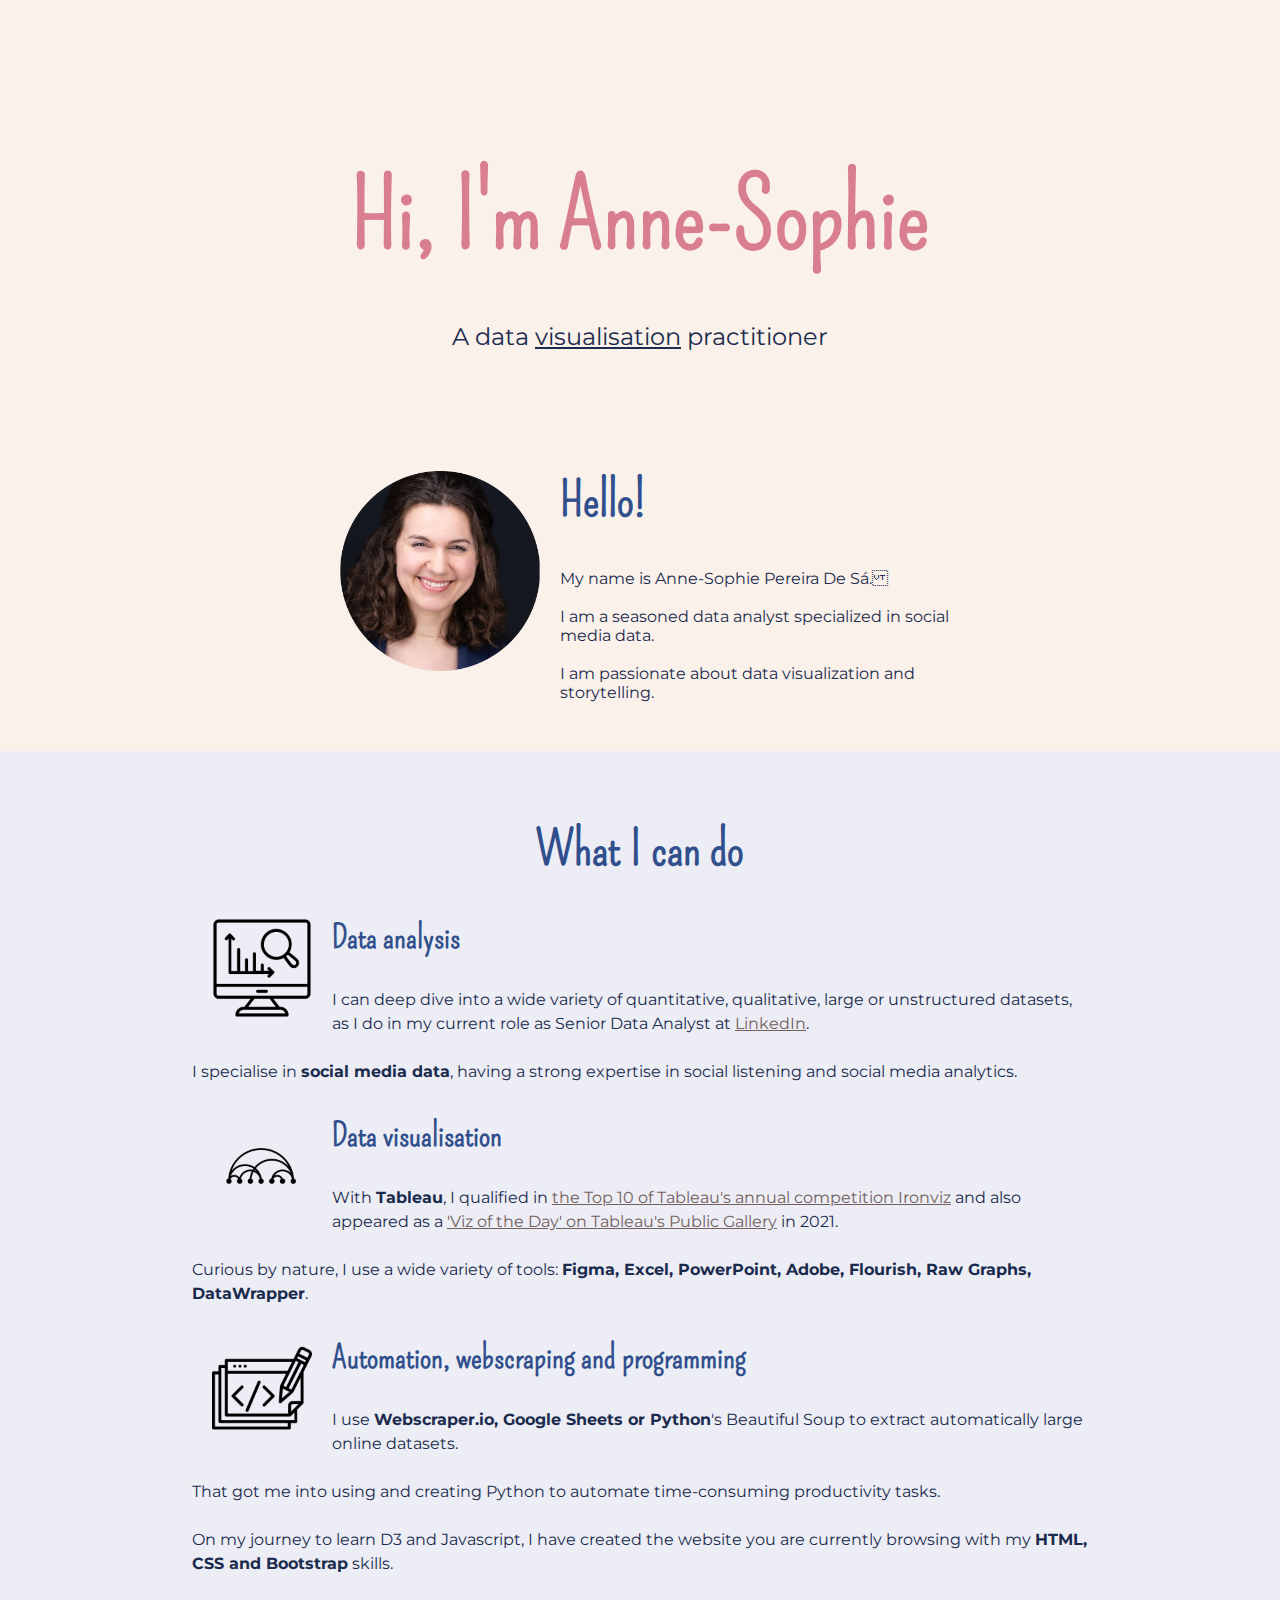
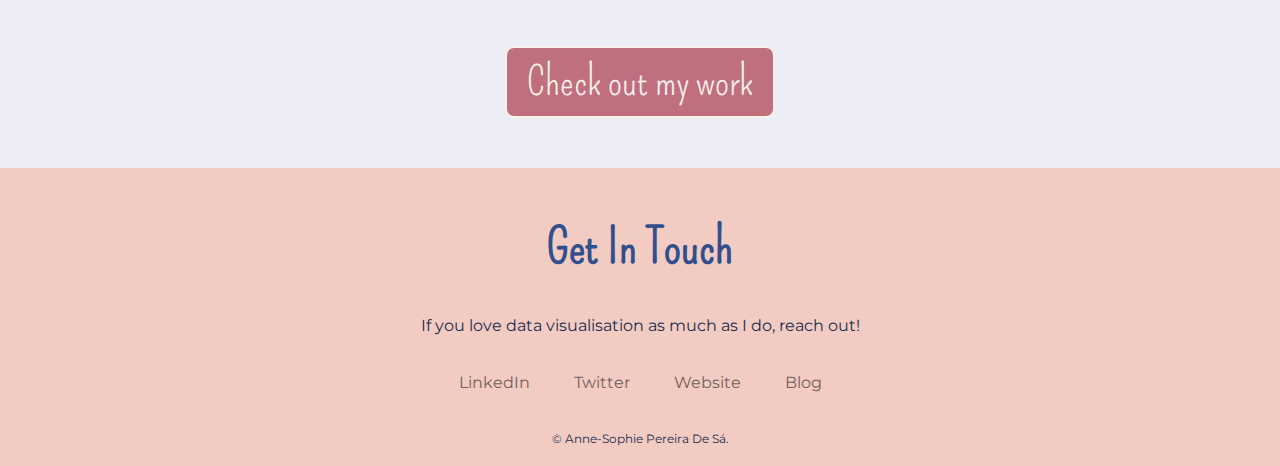
<file: index.html>
<!DOCTYPE html>
<html lang="en">

<head>
  <meta charset="UTF-8">
  <title>Anne-Sophie's website</title>
  <meta name="description" content="Welcome to Anne-Sophie Pereira De Sá's website.
  This website is for me to share my data visualisation work built with different tools (Tableau, Figma, D3, Adobe, Flourish, RawGraph etc.) and techniques (sonification, hand drawn etc.) ">
  <meta name="keywords" content="HTML">
  <!--for mobile responsiveness-->
  <!-- <meta name="viewport" content="width=device-width, initial-scale=1.0"> -->
  <!--for  Internet Explorer 8 responsiveness-->
  <meta http-equiv="X-UA-Compatible" content="ie=edge">
  <link rel="stylesheet" href="css/styles.css">
  <link rel="icon" href="./favicon_io/favicon.ico">
  <!--for  the pompiere and montserrat fonts-->
  <link rel="preconnect" href="https://fonts.googleapis.com">
  <link rel="preconnect" href="https://fonts.gstatic.com" crossorigin>
  <link href="https://fonts.googleapis.com/css2?family=Pompiere&display=swap" rel="stylesheet">

  <link rel="preconnect" href="https://fonts.googleapis.com">
  <link rel="preconnect" href="https://fonts.gstatic.com" crossorigin>
  <link rel="preconnect" href="https://fonts.googleapis.com">
  <link rel="preconnect" href="https://fonts.gstatic.com" crossorigin>
  <link href="https://fonts.googleapis.com/css2?family=Montserrat:ital,wght@0,100;0,200;0,300;0,400;0,500;0,600;0,700;0,800;0,900;1,100;1,200;1,300;1,400;1,500;1,600;1,700;1,800;1,900&display=swap" rel="stylesheet">
</head>

<body>
  <div class='headline_container'>
    <!-- <img class='cloud1' src="images/cloud.png" alt="cloud-img">-->
    <h1>Hi, I'm Anne-Sophie</h1>
    <p class="headline_sub"> A data <span class='headline_visualisation'>visualisation</span> practitioner</p>
    <!--  <img class='cloud2' src="images/cloud.png" alt="cloud-img">-->
    <!-- <img class='mountain' src="images/mountain.png" alt="mountain-img">-->
  </div>

  <div class="intro-container">
    <img class="intro-photo" src="images/annesopic.png" alt="" width=500 alt="photo of Anne-Sophie Pereira De Sá smiling, white woman with dark curly hair">
    <h2>Hello!</h2>
    <p class="intro-text">My name is Anne-Sophie Pereira De Sá.
      <br><br>
      I am a seasoned data analyst specialized in social media data.
      <br><br>
      I am passionate about data visualization and storytelling.
      <br><br>
      <!-- This is my website is for me to share <a href="apereira_portfolio.html">my portfolio</a>.-->
    </p>
  </div>





  <div class="skill-container">

    <h2>What I can do</h2>

    <div class="skill-row">
      <img class="skill-icon" src="images/icon_data-analysis.png" alt="data analysis skills icon">
      <div class="skill-description">
        <h3>Data analysis</h3>
        <p>I can deep dive into a wide variety of quantitative, qualitative, large or unstructured datasets, as I do in my current role as Senior Data Analyst at <a
            href="https://www.linkedin.com/business/marketing/blog/research-and-insights/be-part-of-the-sustainability-conversation-on-linkedin-and-not-just-on-earth-day" target="_blank">LinkedIn</a>.
          <br><br>
          I specialise in <b>social media data</b>, having a strong expertise in social listening and social media analytics.
        </p>
      </div>
    </div>


    <div class="skill-row">
      <img class="skill-icon" src="images/icon_arc-diagram.png" alt="data visualisation">
      <div class="skill-description">
        <h3>Data visualisation</h3>
        <p> With <b>Tableau</b>, I qualified in <a href="https://www.tableau.com/about/blog/2021/8/data-joy-iron-viz-qualifier-contest-results-2021" target="_blank">the Top 10 of Tableau's annual competition Ironviz</a> and also appeared as a <a
            href="h  https://twitter.com/tableaupublic/status/1398392408493236245" target="_blank">'Viz of the Day' on Tableau's
            Public Gallery</a> in 2021.
          <br><br>
          Curious by nature, I use a wide variety of tools: <b>Figma, Excel, PowerPoint, Adobe, Flourish, Raw Graphs, DataWrapper</b>.
        </p>
      </div>
    </div>

    <div class="skill-row">
      <img class="skill-icon" src="images/icon_programming.png" alt="programming skills icon">
      <div class="skill-description">
        <h3>Automation, webscraping and programming</h3>
        <p>I use <b>Webscraper.io, Google Sheets or Python</b>'s Beautiful Soup to extract automatically large online
          datasets.
          <br><br>
          That got me into using and creating Python to automate time-consuming productivity tasks.
          <br><br>
          On my journey to learn D3 and Javascript, I have created the website you are currently browsing with my <b>HTML, CSS and Bootstrap</b> skills.
        </p>
      </div>
    </div>

  </div>


  <div class="mywork_container">
  <a a href="apereira_portfolio.html"><button class="btn">Check out my work</button></a>
  </div>




  <div class="bottom-container">

    <div class="contact-me">
      <h2>Get In Touch</h2>
      <p>If you love data visualisation as much as I do, reach out!</p>
      <br><br>
      <a class="bottom-footer-link" href="https://www.linkedin.com/in/annesophiepereira/" target="_blank">LinkedIn</a>
      <a class="bottom-footer-link" href="https://twitter.com/Wonderveilleuze" target="_blank">Twitter</a>
      <a class="bottom-footer-link" href="https://dameanneso.github.io/cv/" target="_blank">Website</a>
      <a class="bottom-footer-link" href="https://theonlinedots.com/" target="_blank">Blog</a>
    </div>

    <br>
    <p class="bottom_signature">© Anne-Sophie Pereira De Sá.</p>
  </div>


</body>

</html>
</file>
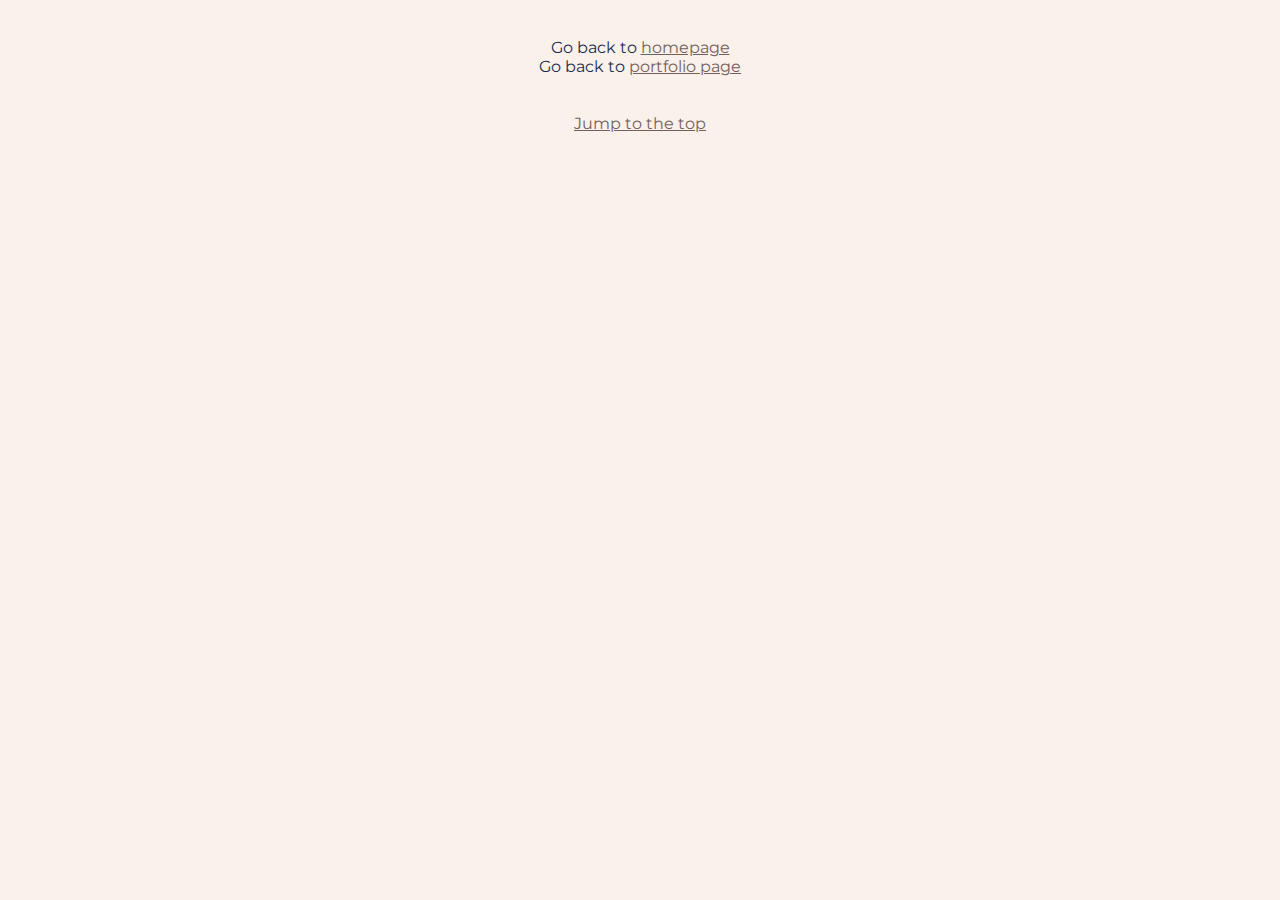
<file: apereira_portfolio_1.html>
<!DOCTYPE html>
<html lang="en">

<head>
  <meta charset="UTF-8">
  <title>Anne-Sophie Pereira De Sá's portfolio'</title>
  <link rel="stylesheet" href="css/styles.css">
  <link rel="icon" href="./favicon_io/favicon.ico">
  <!--dont know what those 2 below mean-->
  <meta name="viewport" content="width=device-width, initial-scale=1.0">
  <meta http-equiv="X-UA-Compatible" content="ie=edge">

  <!--for  the pompiere and montserrat fonts-->
  <link rel="preconnect" href="https://fonts.googleapis.com">
  <link rel="preconnect" href="https://fonts.gstatic.com" crossorigin>
  <link href="https://fonts.googleapis.com/css2?family=Pompiere&display=swap" rel="stylesheet">

  <link rel="preconnect" href="https://fonts.googleapis.com">
  <link rel="preconnect" href="https://fonts.gstatic.com" crossorigin>
  <link href="https://fonts.googleapis.com/css2?family=Montserrat&display=swap" rel="stylesheet">
</head>

<body>

<div class='tableauPlaceholder' id='viz1658935540651' style='position: relative'><noscript><a href='https:&#47;&#47;theonlinedots.com&#47;2021&#47;07&#47;02&#47;6-reasons-to-rewatch-buffy-how-i-created-my-dataviz&#47;'><img alt='BUFFY ' src='https:&#47;&#47;public.tableau.com&#47;static&#47;images&#47;Si&#47;Six_reasons_to_watch_Buffy&#47;BUFFY&#47;1_rss.png' style='border: none' /></a></noscript><object class='tableauViz'  style='display:none;'><param name='host_url' value='https%3A%2F%2Fpublic.tableau.com%2F' /> <param name='embed_code_version' value='3' /> <param name='site_root' value='' /><param name='name' value='Six_reasons_to_watch_Buffy&#47;BUFFY' /><param name='tabs' value='no' /><param name='toolbar' value='yes' /><param name='static_image' value='https:&#47;&#47;public.tableau.com&#47;static&#47;images&#47;Si&#47;Six_reasons_to_watch_Buffy&#47;BUFFY&#47;1.png' /> <param name='animate_transition' value='yes' /><param name='display_static_image' value='yes' /><param name='display_spinner' value='yes' /><param name='display_overlay' value='yes' /><param name='display_count' value='yes' /><param name='language' value='en-GB' /></object></div>                <script type='text/javascript'>                    var divElement = document.getElementById('viz1658935540651');                    var vizElement = divElement.getElementsByTagName('object')[0];                    if ( divElement.offsetWidth > 800 ) { vizElement.style.width='1020px';vizElement.style.height='5327px';} else if ( divElement.offsetWidth > 500 ) { vizElement.style.width='1020px';vizElement.style.height='5327px';} else { vizElement.style.width='1020px';vizElement.style.height='5327px';}                     var scriptElement = document.createElement('script');                    scriptElement.src = 'https://public.tableau.com/javascripts/api/viz_v1.js';                    vizElement.parentNode.insertBefore(scriptElement, vizElement);                </script>

  <br>
  <br>
  <p> Go back to <a href="index.html">homepage</a>
  <p> Go back to <a href="apereira_portfolio.html">portfolio page</a>
  </p>
  <br>
  <br>
  <a href="#top">Jump to the top</a>



</body>

</html>
</file>
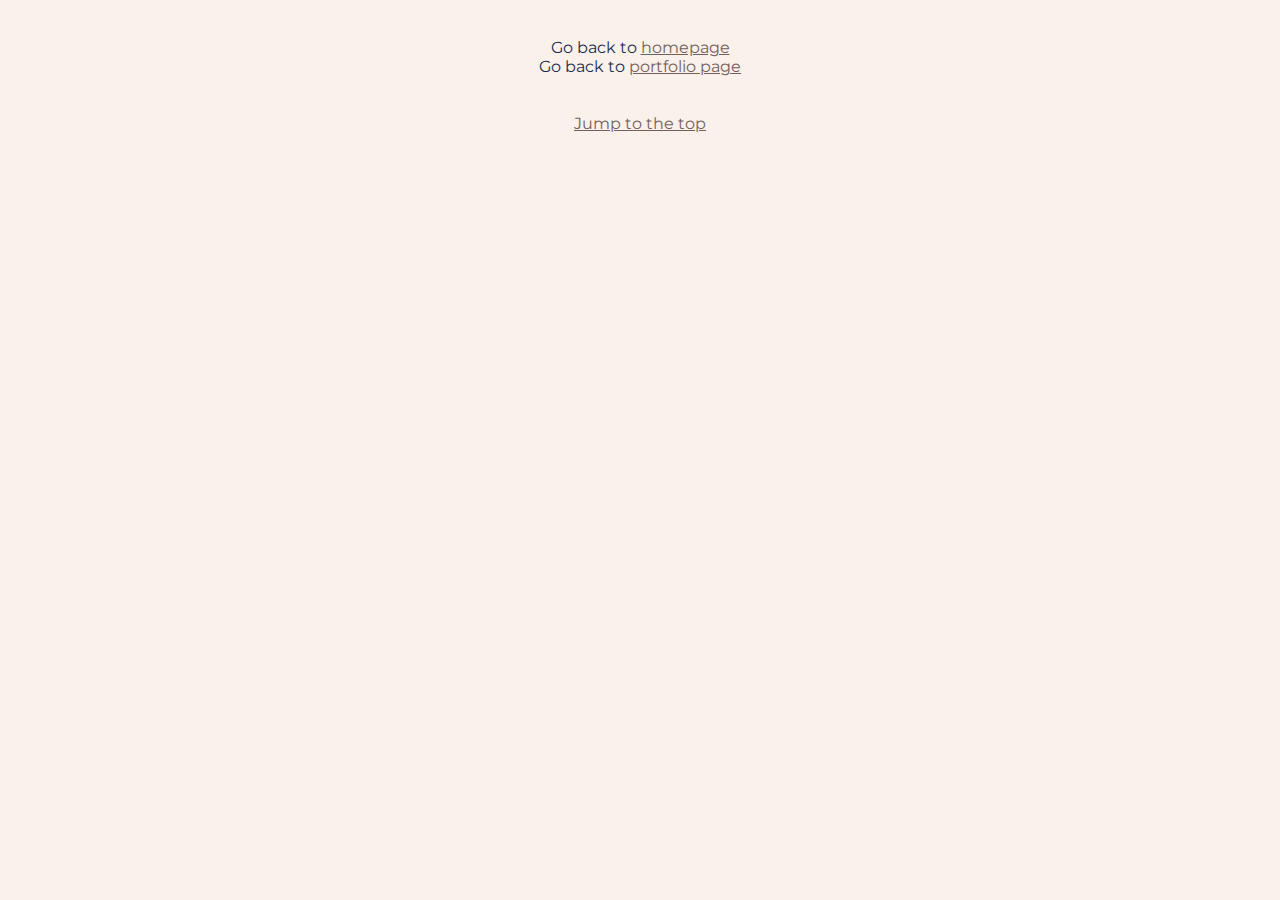
<file: apereira_portfolio_10.html>
<!DOCTYPE html>
<html lang="en">

<head>
  <meta charset="UTF-8">
  <title>Anne-Sophie Pereira De Sá's portfolio'</title>
  <link rel="stylesheet" href="css/styles.css">
  <link rel="icon" href="./favicon_io/favicon.ico">
  <!--dont know what those 2 below mean-->
  <meta name="viewport" content="width=device-width, initial-scale=1.0">
  <meta http-equiv="X-UA-Compatible" content="ie=edge">

  <!--for  the pompiere and montserrat fonts-->
  <link rel="preconnect" href="https://fonts.googleapis.com">
  <link rel="preconnect" href="https://fonts.gstatic.com" crossorigin>
  <link href="https://fonts.googleapis.com/css2?family=Pompiere&display=swap" rel="stylesheet">

  <link rel="preconnect" href="https://fonts.googleapis.com">
  <link rel="preconnect" href="https://fonts.gstatic.com" crossorigin>
  <link href="https://fonts.googleapis.com/css2?family=Montserrat&display=swap" rel="stylesheet">
</head>

<body>

<div class='tableauPlaceholder' id='viz1658935961294' style='position: relative'><noscript><a href='https:&#47;&#47;theonlinedots.com&#47;2021&#47;01&#47;31&#47;my-resume&#47;'><img alt='my resume ' src='https:&#47;&#47;public.tableau.com&#47;static&#47;images&#47;Da&#47;Dataviz_Resume_ASPDS&#47;myresume&#47;1_rss.png' style='border: none' /></a></noscript><object class='tableauViz'  style='display:none;'><param name='host_url' value='https%3A%2F%2Fpublic.tableau.com%2F' /> <param name='embed_code_version' value='3' /> <param name='site_root' value='' /><param name='name' value='Dataviz_Resume_ASPDS&#47;myresume' /><param name='tabs' value='no' /><param name='toolbar' value='yes' /><param name='static_image' value='https:&#47;&#47;public.tableau.com&#47;static&#47;images&#47;Da&#47;Dataviz_Resume_ASPDS&#47;myresume&#47;1.png' /> <param name='animate_transition' value='yes' /><param name='display_static_image' value='yes' /><param name='display_spinner' value='yes' /><param name='display_overlay' value='yes' /><param name='display_count' value='yes' /><param name='language' value='en-GB' /></object></div>                <script type='text/javascript'>                    var divElement = document.getElementById('viz1658935961294');                    var vizElement = divElement.getElementsByTagName('object')[0];                    if ( divElement.offsetWidth > 800 ) { vizElement.style.width='734px';vizElement.style.height='1049px';} else if ( divElement.offsetWidth > 500 ) { vizElement.style.width='734px';vizElement.style.height='1049px';} else { vizElement.style.width='100%';vizElement.style.height=(divElement.offsetWidth*1.77)+'px';}                     var scriptElement = document.createElement('script');                    scriptElement.src = 'https://public.tableau.com/javascripts/api/viz_v1.js';                    vizElement.parentNode.insertBefore(scriptElement, vizElement);                </script>

  <br>
  <br>
  <p> Go back to <a href="index.html">homepage</a>
  <p> Go back to <a href="apereira_portfolio.html">portfolio page</a>
  </p>
  <br>
  <br>
  <a href="#top">Jump to the top</a>



</body>

</html>
</file>
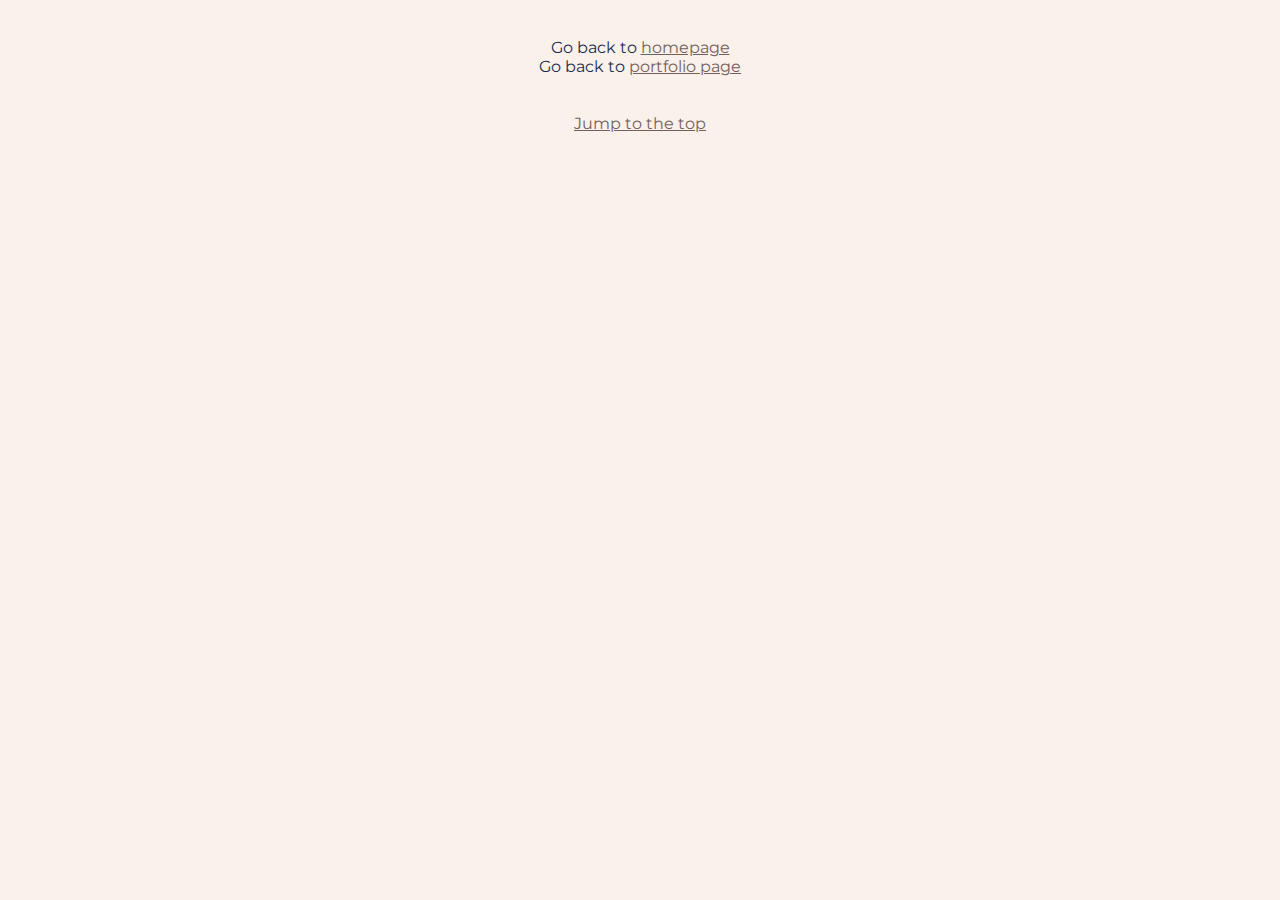
<file: apereira_portfolio_3.html>
<!DOCTYPE html>
<html lang="en">

<head>
  <meta charset="UTF-8">
  <title>Anne-Sophie Pereira De Sá's portfolio'</title>
  <link rel="stylesheet" href="css/styles.css">
  <link rel="icon" href="./favicon_io/favicon.ico">
  <!--dont know what those 2 below mean-->
  <meta name="viewport" content="width=device-width, initial-scale=1.0">
  <meta http-equiv="X-UA-Compatible" content="ie=edge">

  <!--for  the pompiere and montserrat fonts-->
  <link rel="preconnect" href="https://fonts.googleapis.com">
  <link rel="preconnect" href="https://fonts.gstatic.com" crossorigin>
  <link href="https://fonts.googleapis.com/css2?family=Pompiere&display=swap" rel="stylesheet">

  <link rel="preconnect" href="https://fonts.googleapis.com">
  <link rel="preconnect" href="https://fonts.gstatic.com" crossorigin>
  <link href="https://fonts.googleapis.com/css2?family=Montserrat&display=swap" rel="stylesheet">
</head>

<body>

<div class='tableauPlaceholder' id='viz1658936193880' style='position: relative'><noscript><a href='https:&#47;&#47;theonlinedots.com&#47;2021&#47;05&#47;16&#47;analysing-jury-bias-in-the-eurovision-song-contest&#47;'><img alt='EUROVISION ' src='https:&#47;&#47;public.tableau.com&#47;static&#47;images&#47;Th&#47;TheEurovisionSongContestdoesjurybiasleadtovictory&#47;EUROVISION&#47;1_rss.png' style='border: none' /></a></noscript><object class='tableauViz'  style='display:none;'><param name='host_url' value='https%3A%2F%2Fpublic.tableau.com%2F' /> <param name='embed_code_version' value='3' /> <param name='site_root' value='' /><param name='name' value='TheEurovisionSongContestdoesjurybiasleadtovictory&#47;EUROVISION' /><param name='tabs' value='no' /><param name='toolbar' value='yes' /><param name='static_image' value='https:&#47;&#47;public.tableau.com&#47;static&#47;images&#47;Th&#47;TheEurovisionSongContestdoesjurybiasleadtovictory&#47;EUROVISION&#47;1.png' /> <param name='animate_transition' value='yes' /><param name='display_static_image' value='yes' /><param name='display_spinner' value='yes' /><param name='display_overlay' value='yes' /><param name='display_count' value='yes' /><param name='language' value='en-GB' /></object></div>                <script type='text/javascript'>                    var divElement = document.getElementById('viz1658936193880');                    var vizElement = divElement.getElementsByTagName('object')[0];                    if ( divElement.offsetWidth > 800 ) { vizElement.style.width='1020px';vizElement.style.height='5394px';} else if ( divElement.offsetWidth > 500 ) { vizElement.style.width='1020px';vizElement.style.height='5394px';} else { vizElement.style.width='1020px';vizElement.style.height='5394px';}                     var scriptElement = document.createElement('script');                    scriptElement.src = 'https://public.tableau.com/javascripts/api/viz_v1.js';                    vizElement.parentNode.insertBefore(scriptElement, vizElement);                </script>

  <br>
  <br>
  <p> Go back to <a href="index.html">homepage</a>
  <p> Go back to <a href="apereira_portfolio.html">portfolio page</a>
  </p>
  <br>
  <br>
  <a href="#top">Jump to the top</a>



</body>

</html>
</file>
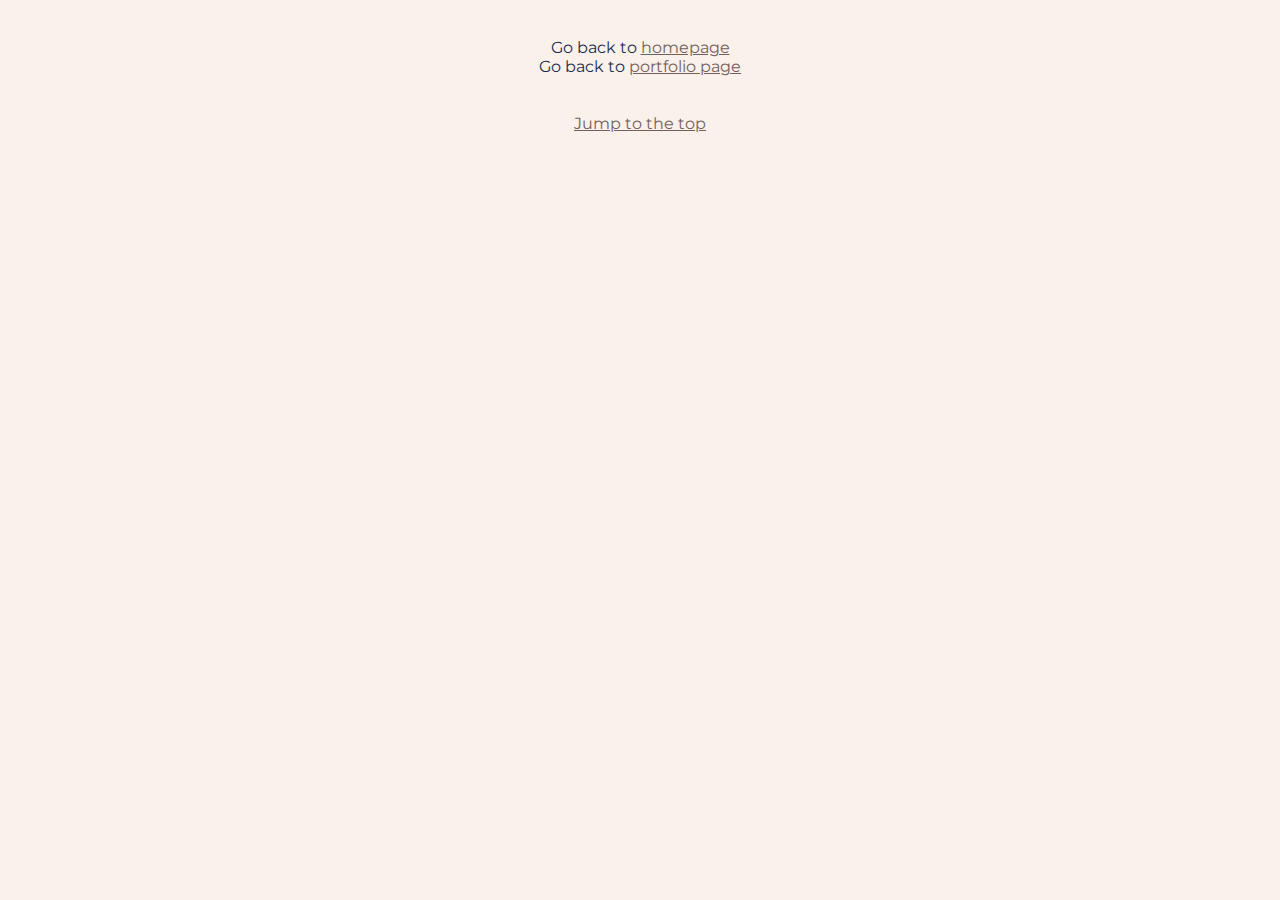
<file: apereira_portfolio_4.html>
<!DOCTYPE html>
<html lang="en">

<head>
  <meta charset="UTF-8">
  <title>Anne-Sophie Pereira De Sá's portfolio'</title>
  <link rel="stylesheet" href="css/styles.css">
  <link rel="icon" href="./favicon_io/favicon.ico">
  <!--dont know what those 2 below mean-->
  <meta name="viewport" content="width=device-width, initial-scale=1.0">
  <meta http-equiv="X-UA-Compatible" content="ie=edge">

  <!--for  the pompiere and montserrat fonts-->
  <link rel="preconnect" href="https://fonts.googleapis.com">
  <link rel="preconnect" href="https://fonts.gstatic.com" crossorigin>
  <link href="https://fonts.googleapis.com/css2?family=Pompiere&display=swap" rel="stylesheet">

  <link rel="preconnect" href="https://fonts.googleapis.com">
  <link rel="preconnect" href="https://fonts.gstatic.com" crossorigin>
  <link href="https://fonts.googleapis.com/css2?family=Montserrat&display=swap" rel="stylesheet">
</head>

<body>

<div class='tableauPlaceholder' id='viz1658936153667' style='position: relative'><noscript><a href='https:&#47;&#47;theonlinedots.com&#47;2022&#47;02&#47;07&#47;hamilton-motifs-how-i-recreated-my-dataviz&#47;'><img alt='HAMILTON ' src='https:&#47;&#47;public.tableau.com&#47;static&#47;images&#47;Ha&#47;HamiltontheoutstandingusageofmotifsintheAmericanmusical&#47;HAMILTON&#47;1_rss.png' style='border: none' /></a></noscript><object class='tableauViz'  style='display:none;'><param name='host_url' value='https%3A%2F%2Fpublic.tableau.com%2F' /> <param name='embed_code_version' value='3' /> <param name='site_root' value='' /><param name='name' value='HamiltontheoutstandingusageofmotifsintheAmericanmusical&#47;HAMILTON' /><param name='tabs' value='no' /><param name='toolbar' value='yes' /><param name='static_image' value='https:&#47;&#47;public.tableau.com&#47;static&#47;images&#47;Ha&#47;HamiltontheoutstandingusageofmotifsintheAmericanmusical&#47;HAMILTON&#47;1.png' /> <param name='animate_transition' value='yes' /><param name='display_static_image' value='yes' /><param name='display_spinner' value='yes' /><param name='display_overlay' value='yes' /><param name='display_count' value='yes' /><param name='language' value='en-GB' /></object></div>                <script type='text/javascript'>                    var divElement = document.getElementById('viz1658936153667');                    var vizElement = divElement.getElementsByTagName('object')[0];                    if ( divElement.offsetWidth > 800 ) { vizElement.style.width='1020px';vizElement.style.height='4527px';} else if ( divElement.offsetWidth > 500 ) { vizElement.style.width='1020px';vizElement.style.height='4527px';} else { vizElement.style.width='1020px';vizElement.style.height='4527px';}                     var scriptElement = document.createElement('script');                    scriptElement.src = 'https://public.tableau.com/javascripts/api/viz_v1.js';                    vizElement.parentNode.insertBefore(scriptElement, vizElement);                </script>

  <br>
  <br>
  <p> Go back to <a href="index.html">homepage</a>
  <p> Go back to <a href="apereira_portfolio.html">portfolio page</a>
  </p>
  <br>
  <br>
  <a href="#top">Jump to the top</a>



</body>

</html>
</file>
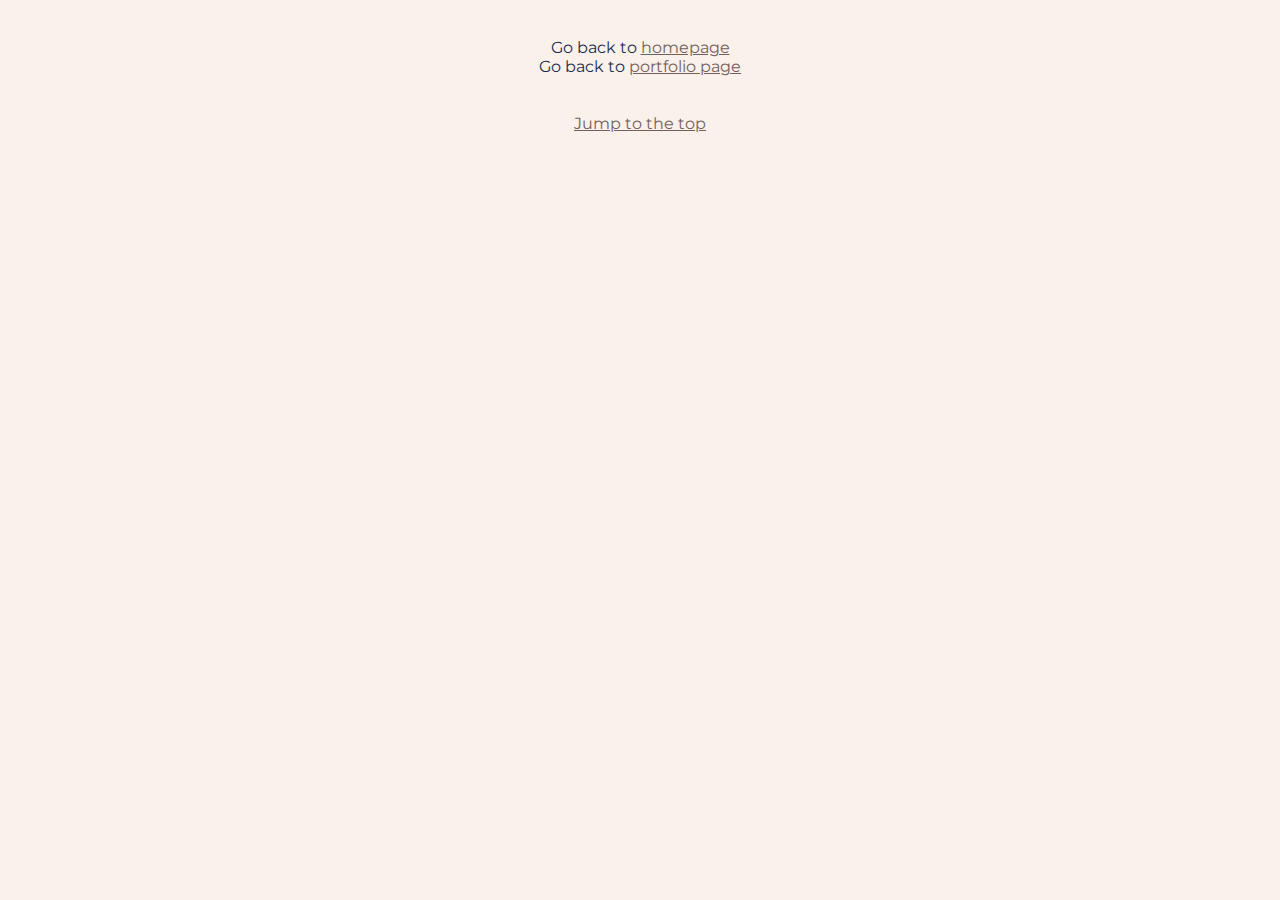
<file: apereira_portfolio_5.html>
<!DOCTYPE html>
<html lang="en">

<head>
  <meta charset="UTF-8">
  <title>Anne-Sophie Pereira De Sá's portfolio'</title>
  <link rel="stylesheet" href="css/styles.css">
  <link rel="icon" href="./favicon_io/favicon.ico">
  <!--dont know what those 2 below mean-->
  <meta name="viewport" content="width=device-width, initial-scale=1.0">
  <meta http-equiv="X-UA-Compatible" content="ie=edge">

  <!--for  the pompiere and montserrat fonts-->
  <link rel="preconnect" href="https://fonts.googleapis.com">
  <link rel="preconnect" href="https://fonts.gstatic.com" crossorigin>
  <link href="https://fonts.googleapis.com/css2?family=Pompiere&display=swap" rel="stylesheet">

  <link rel="preconnect" href="https://fonts.googleapis.com">
  <link rel="preconnect" href="https://fonts.gstatic.com" crossorigin>
  <link href="https://fonts.googleapis.com/css2?family=Montserrat&display=swap" rel="stylesheet">
</head>

<body>

<div class='tableauPlaceholder' id='viz1658936123726' style='position: relative'><noscript><a href='#'><img alt='Mandalorian and Boba Fett ratings ' src='https:&#47;&#47;public.tableau.com&#47;static&#47;images&#47;Bo&#47;Book_of_Boba_and_Mando_ratings&#47;MandalorianandBobaFettratings&#47;1_rss.png' style='border: none' /></a></noscript><object class='tableauViz'  style='display:none;'><param name='host_url' value='https%3A%2F%2Fpublic.tableau.com%2F' /> <param name='embed_code_version' value='3' /> <param name='site_root' value='' /><param name='name' value='Book_of_Boba_and_Mando_ratings&#47;MandalorianandBobaFettratings' /><param name='tabs' value='no' /><param name='toolbar' value='yes' /><param name='static_image' value='https:&#47;&#47;public.tableau.com&#47;static&#47;images&#47;Bo&#47;Book_of_Boba_and_Mando_ratings&#47;MandalorianandBobaFettratings&#47;1.png' /> <param name='animate_transition' value='yes' /><param name='display_static_image' value='yes' /><param name='display_spinner' value='yes' /><param name='display_overlay' value='yes' /><param name='display_count' value='yes' /><param name='language' value='en-GB' /></object></div>                <script type='text/javascript'>                    var divElement = document.getElementById('viz1658936123726');                    var vizElement = divElement.getElementsByTagName('object')[0];                    if ( divElement.offsetWidth > 800 ) { vizElement.style.width='1000px';vizElement.style.height='827px';} else if ( divElement.offsetWidth > 500 ) { vizElement.style.width='1000px';vizElement.style.height='827px';} else { vizElement.style.width='100%';vizElement.style.height='727px';}                     var scriptElement = document.createElement('script');                    scriptElement.src = 'https://public.tableau.com/javascripts/api/viz_v1.js';                    vizElement.parentNode.insertBefore(scriptElement, vizElement);                </script>

  <br>
  <br>
  <p> Go back to <a href="index.html">homepage</a>
  <p> Go back to <a href="apereira_portfolio.html">portfolio page</a>
  </p>
  <br>
  <br>
  <a href="#top">Jump to the top</a>



</body>

</html>
</file>
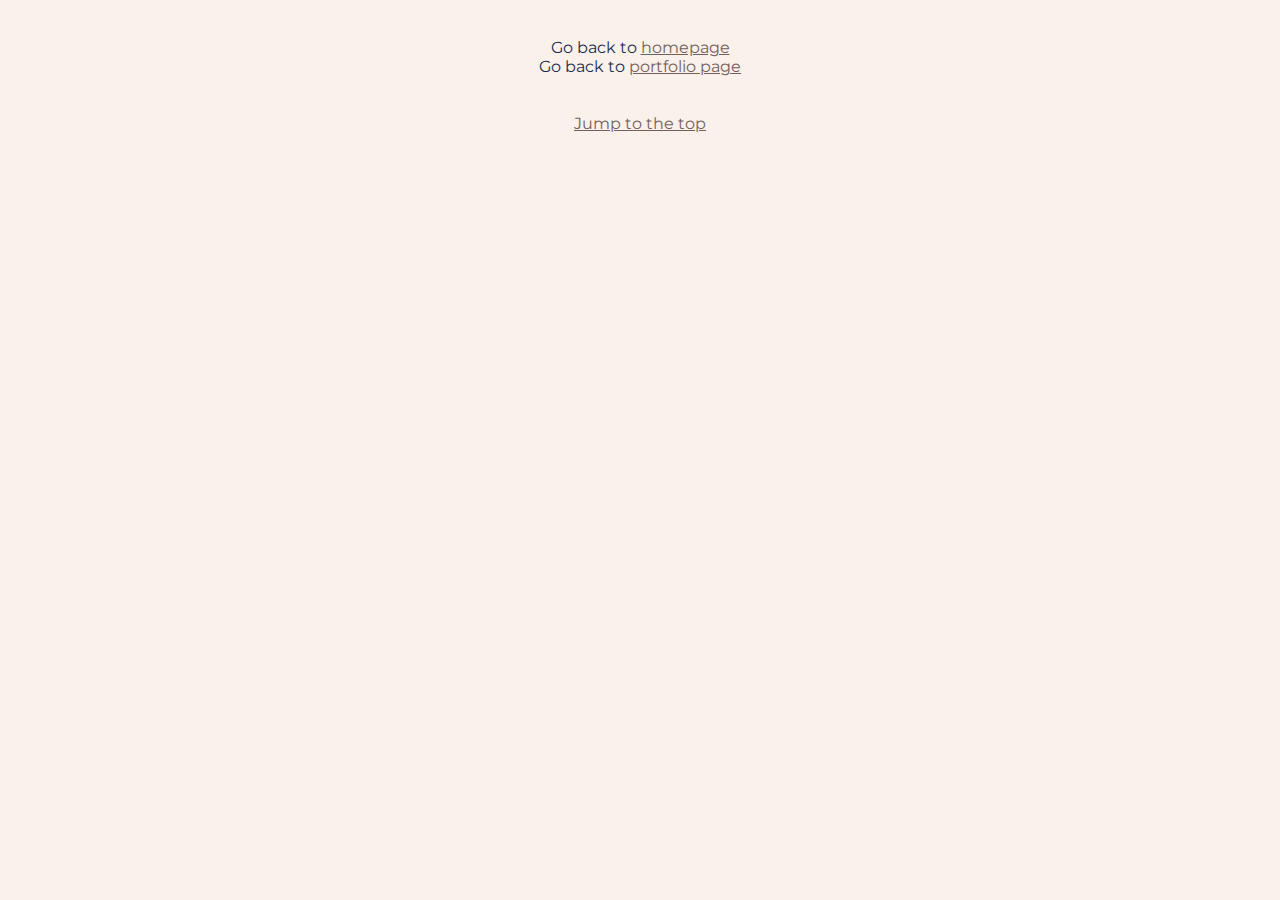
<file: apereira_portfolio_6.html>
<!DOCTYPE html>
<html lang="en">

<head>
  <meta charset="UTF-8">
  <title>Anne-Sophie Pereira De Sá's portfolio'</title>
  <link rel="stylesheet" href="css/styles.css">
  <link rel="icon" href="./favicon_io/favicon.ico">
  <!--dont know what those 2 below mean-->
  <meta name="viewport" content="width=device-width, initial-scale=1.0">
  <meta http-equiv="X-UA-Compatible" content="ie=edge">

  <!--for  the pompiere and montserrat fonts-->
  <link rel="preconnect" href="https://fonts.googleapis.com">
  <link rel="preconnect" href="https://fonts.gstatic.com" crossorigin>
  <link href="https://fonts.googleapis.com/css2?family=Pompiere&display=swap" rel="stylesheet">

  <link rel="preconnect" href="https://fonts.googleapis.com">
  <link rel="preconnect" href="https://fonts.gstatic.com" crossorigin>
  <link href="https://fonts.googleapis.com/css2?family=Montserrat&display=swap" rel="stylesheet">
</head>

<body>

<div class='tableauPlaceholder' id='viz1658936097445' style='position: relative'><noscript><a href='https:&#47;&#47;theonlinedots.com&#47;2022&#47;05&#47;10&#47;eurovision-voting-patterns-jury-vs-public-votes-how-i-created-my-latest-dataviz&#47;'><img alt='Eurovision_jury_VS_audience ' src='https:&#47;&#47;public.tableau.com&#47;static&#47;images&#47;Eu&#47;EurovisionjuryVSpublicvoteswhatarethepatterns&#47;Eurovision_jury_VS_audience&#47;1_rss.png' style='border: none' /></a></noscript><object class='tableauViz'  style='display:none;'><param name='host_url' value='https%3A%2F%2Fpublic.tableau.com%2F' /> <param name='embed_code_version' value='3' /> <param name='site_root' value='' /><param name='name' value='EurovisionjuryVSpublicvoteswhatarethepatterns&#47;Eurovision_jury_VS_audience' /><param name='tabs' value='no' /><param name='toolbar' value='yes' /><param name='static_image' value='https:&#47;&#47;public.tableau.com&#47;static&#47;images&#47;Eu&#47;EurovisionjuryVSpublicvoteswhatarethepatterns&#47;Eurovision_jury_VS_audience&#47;1.png' /> <param name='animate_transition' value='yes' /><param name='display_static_image' value='yes' /><param name='display_spinner' value='yes' /><param name='display_overlay' value='yes' /><param name='display_count' value='yes' /><param name='language' value='en-GB' /></object></div>                <script type='text/javascript'>                    var divElement = document.getElementById('viz1658936097445');                    var vizElement = divElement.getElementsByTagName('object')[0];                    vizElement.style.width='808px';vizElement.style.height='8677px';                    var scriptElement = document.createElement('script');                    scriptElement.src = 'https://public.tableau.com/javascripts/api/viz_v1.js';                    vizElement.parentNode.insertBefore(scriptElement, vizElement);                </script>

  <br>
  <br>
  <p> Go back to <a href="index.html">homepage</a>
  <p> Go back to <a href="apereira_portfolio.html">portfolio page</a>
  </p>
  <br>
  <br>
  <a href="#top">Jump to the top</a>



</body>

</html>
</file>
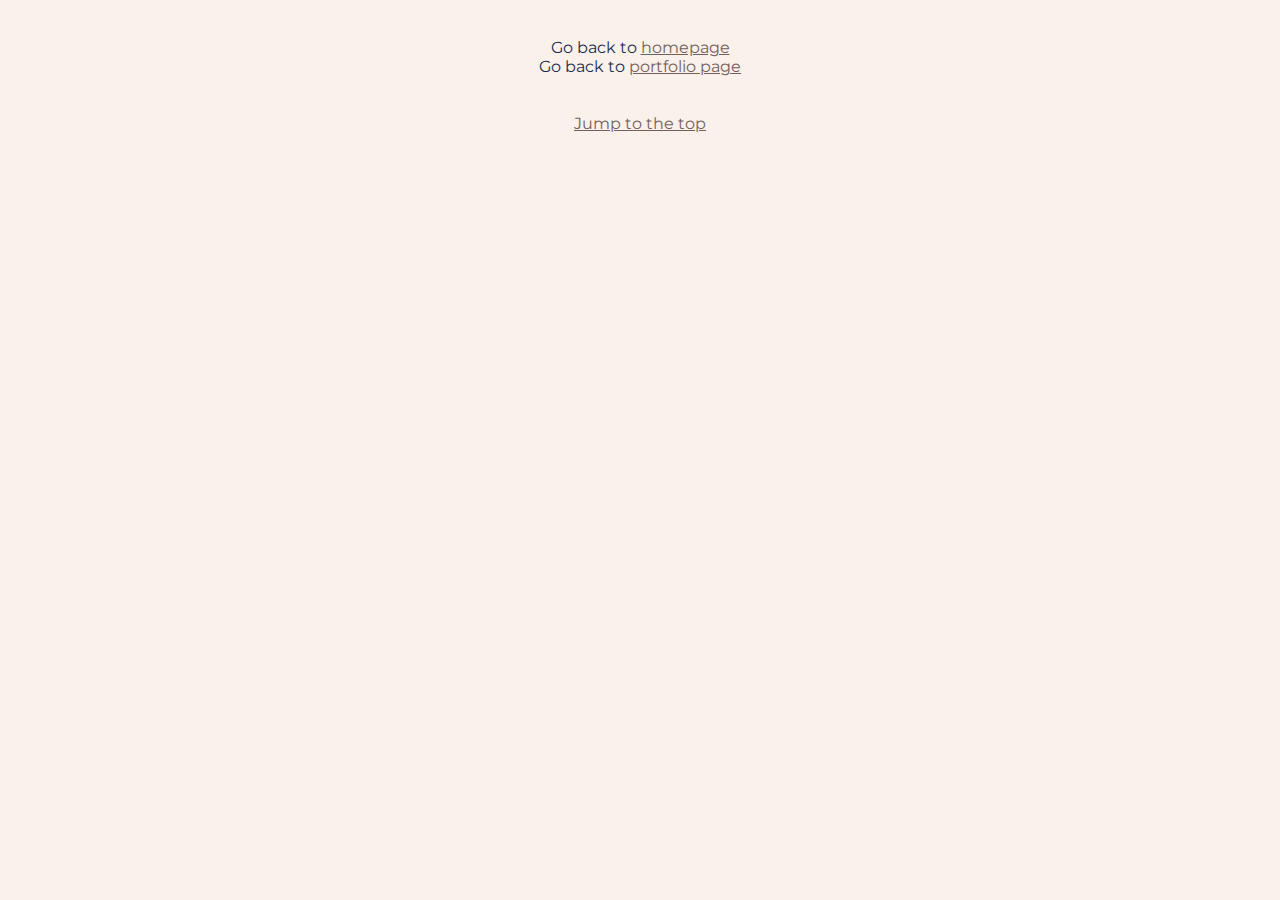
<file: apereira_portfolio_7.html>
<!DOCTYPE html>
<html lang="en">

<head>
  <meta charset="UTF-8">
  <title>Anne-Sophie Pereira De Sá's portfolio'</title>
  <link rel="stylesheet" href="css/styles.css">
  <link rel="icon" href="./favicon_io/favicon.ico">
  <!--dont know what those 2 below mean-->
  <meta name="viewport" content="width=device-width, initial-scale=1.0">
  <meta http-equiv="X-UA-Compatible" content="ie=edge">

  <!--for  the pompiere and montserrat fonts-->
  <link rel="preconnect" href="https://fonts.googleapis.com">
  <link rel="preconnect" href="https://fonts.gstatic.com" crossorigin>
  <link href="https://fonts.googleapis.com/css2?family=Pompiere&display=swap" rel="stylesheet">

  <link rel="preconnect" href="https://fonts.googleapis.com">
  <link rel="preconnect" href="https://fonts.gstatic.com" crossorigin>
  <link href="https://fonts.googleapis.com/css2?family=Montserrat&display=swap" rel="stylesheet">
</head>

<body>

<div class='tableauPlaceholder' id='viz1658936073671' style='position: relative'><noscript><a href='https:&#47;&#47;theonlinedots.com&#47;2022&#47;01&#47;22&#47;data-visualization-society-survey&#47;'><img alt='Tools_dataviz_practitioners ' src='https:&#47;&#47;public.tableau.com&#47;static&#47;images&#47;DV&#47;DVS_tools&#47;Tools_dataviz_practitioners&#47;1_rss.png' style='border: none' /></a></noscript><object class='tableauViz'  style='display:none;'><param name='host_url' value='https%3A%2F%2Fpublic.tableau.com%2F' /> <param name='embed_code_version' value='3' /> <param name='site_root' value='' /><param name='name' value='DVS_tools&#47;Tools_dataviz_practitioners' /><param name='tabs' value='no' /><param name='toolbar' value='yes' /><param name='static_image' value='https:&#47;&#47;public.tableau.com&#47;static&#47;images&#47;DV&#47;DVS_tools&#47;Tools_dataviz_practitioners&#47;1.png' /> <param name='animate_transition' value='yes' /><param name='display_static_image' value='yes' /><param name='display_spinner' value='yes' /><param name='display_overlay' value='yes' /><param name='display_count' value='yes' /><param name='language' value='en-GB' /></object></div>                <script type='text/javascript'>                    var divElement = document.getElementById('viz1658936073671');                    var vizElement = divElement.getElementsByTagName('object')[0];                    if ( divElement.offsetWidth > 800 ) { vizElement.style.width='1020px';vizElement.style.height='883px';} else if ( divElement.offsetWidth > 500 ) { vizElement.style.width='1020px';vizElement.style.height='883px';} else { vizElement.style.width='1020px';vizElement.style.height='883px';}                     var scriptElement = document.createElement('script');                    scriptElement.src = 'https://public.tableau.com/javascripts/api/viz_v1.js';                    vizElement.parentNode.insertBefore(scriptElement, vizElement);                </script>

  <br>
  <br>
  <p> Go back to <a href="index.html">homepage</a>
  <p> Go back to <a href="apereira_portfolio.html">portfolio page</a>
  </p>
  <br>
  <br>
  <a href="#top">Jump to the top</a>



</body>

</html>
</file>
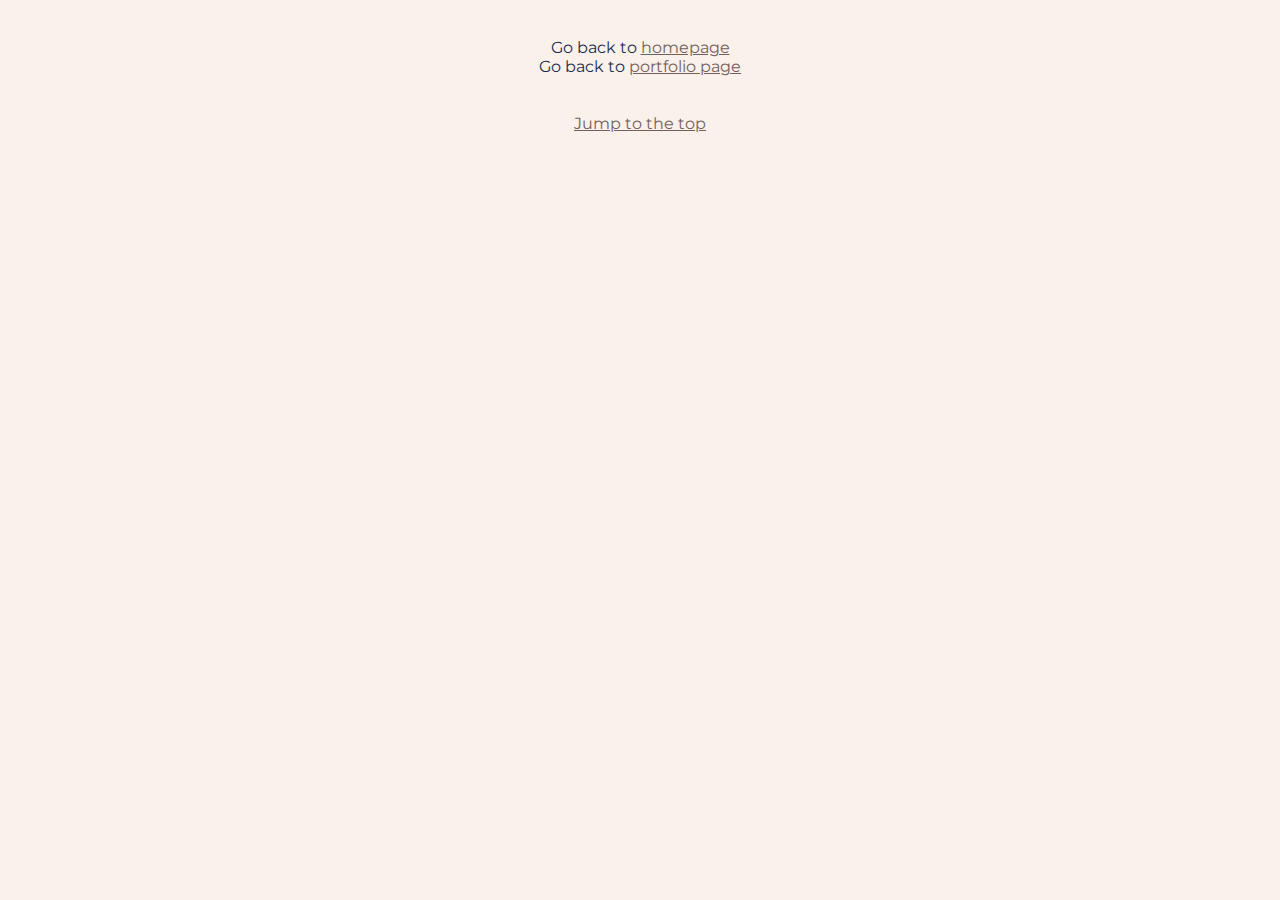
<file: apereira_portfolio_8.html>
<!DOCTYPE html>
<html lang="en">

<head>
  <meta charset="UTF-8">
  <title>Anne-Sophie Pereira De Sá's portfolio'</title>
  <link rel="stylesheet" href="css/styles.css">
  <link rel="icon" href="./favicon_io/favicon.ico">
  <!--dont know what those 2 below mean-->
  <meta name="viewport" content="width=device-width, initial-scale=1.0">
  <meta http-equiv="X-UA-Compatible" content="ie=edge">

  <!--for  the pompiere and montserrat fonts-->
  <link rel="preconnect" href="https://fonts.googleapis.com">
  <link rel="preconnect" href="https://fonts.gstatic.com" crossorigin>
  <link href="https://fonts.googleapis.com/css2?family=Pompiere&display=swap" rel="stylesheet">

  <link rel="preconnect" href="https://fonts.googleapis.com">
  <link rel="preconnect" href="https://fonts.gstatic.com" crossorigin>
  <link href="https://fonts.googleapis.com/css2?family=Montserrat&display=swap" rel="stylesheet">
</head>

<body>

<div class='tableauPlaceholder' id='viz1658936051466' style='position: relative'><noscript><a href='https:&#47;&#47;theonlinedots.com&#47;2022&#47;01&#47;23&#47;dvs-member&#47;'><img alt='DVS_member_2021 ' src='https:&#47;&#47;public.tableau.com&#47;static&#47;images&#47;DV&#47;DVS_members&#47;DVS_member_2021&#47;1_rss.png' style='border: none' /></a></noscript><object class='tableauViz'  style='display:none;'><param name='host_url' value='https%3A%2F%2Fpublic.tableau.com%2F' /> <param name='embed_code_version' value='3' /> <param name='site_root' value='' /><param name='name' value='DVS_members&#47;DVS_member_2021' /><param name='tabs' value='no' /><param name='toolbar' value='yes' /><param name='static_image' value='https:&#47;&#47;public.tableau.com&#47;static&#47;images&#47;DV&#47;DVS_members&#47;DVS_member_2021&#47;1.png' /> <param name='animate_transition' value='yes' /><param name='display_static_image' value='yes' /><param name='display_spinner' value='yes' /><param name='display_overlay' value='yes' /><param name='display_count' value='yes' /><param name='language' value='en-GB' /></object></div>                <script type='text/javascript'>                    var divElement = document.getElementById('viz1658936051466');                    var vizElement = divElement.getElementsByTagName('object')[0];                    vizElement.style.width='1020px';vizElement.style.height='1527px';                    var scriptElement = document.createElement('script');                    scriptElement.src = 'https://public.tableau.com/javascripts/api/viz_v1.js';                    vizElement.parentNode.insertBefore(scriptElement, vizElement);                </script>

  <br>
  <br>
  <p> Go back to <a href="index.html">homepage</a>
  <p> Go back to <a href="apereira_portfolio.html">portfolio page</a>
  </p>
  <br>
  <br>
  <a href="#top">Jump to the top</a>



</body>

</html>
</file>
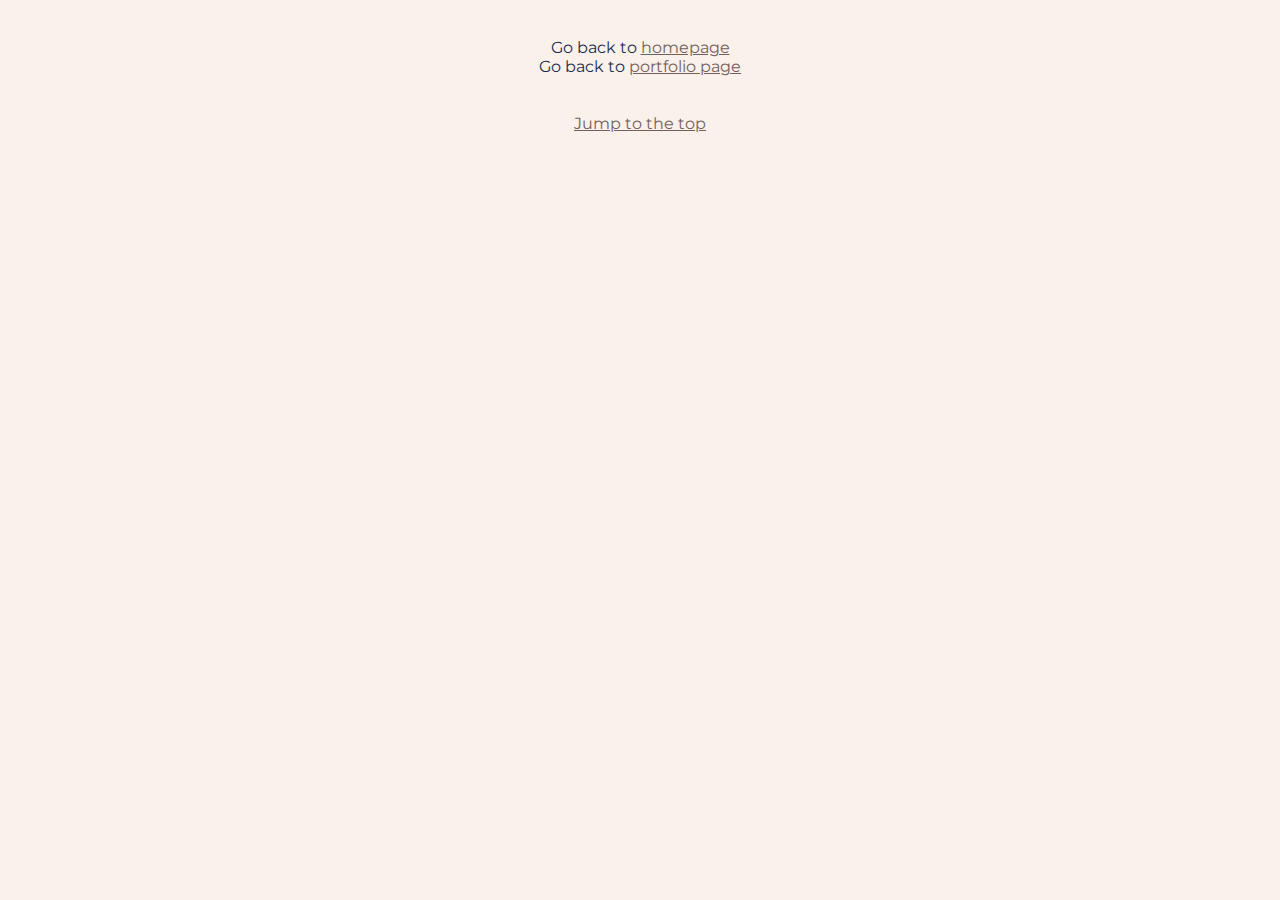
<file: apereira_portfolio_9.html>
<!DOCTYPE html>
<html lang="en">

<head>
  <meta charset="UTF-8">
  <title>Anne-Sophie Pereira De Sá's portfolio'</title>
  <link rel="stylesheet" href="css/styles.css">
  <link rel="icon" href="./favicon_io/favicon.ico">
  <!--dont know what those 2 below mean-->
  <meta name="viewport" content="width=device-width, initial-scale=1.0">
  <meta http-equiv="X-UA-Compatible" content="ie=edge">

  <!--for  the pompiere and montserrat fonts-->
  <link rel="preconnect" href="https://fonts.googleapis.com">
  <link rel="preconnect" href="https://fonts.gstatic.com" crossorigin>
  <link href="https://fonts.googleapis.com/css2?family=Pompiere&display=swap" rel="stylesheet">

  <link rel="preconnect" href="https://fonts.googleapis.com">
  <link rel="preconnect" href="https://fonts.gstatic.com" crossorigin>
  <link href="https://fonts.googleapis.com/css2?family=Montserrat&display=swap" rel="stylesheet">
</head>

<body>

<div class='tableauPlaceholder' id='viz1658936005044' style='position: relative'><noscript><a href='https:&#47;&#47;theonlinedots.com&#47;2021&#47;12&#47;19&#47;geocaching-dataviz&#47;'><img alt='Dashboard ' src='https:&#47;&#47;public.tableau.com&#47;static&#47;images&#47;Ge&#47;Geocache_2020_2021&#47;Dashboard&#47;1_rss.png' style='border: none' /></a></noscript><object class='tableauViz'  style='display:none;'><param name='host_url' value='https%3A%2F%2Fpublic.tableau.com%2F' /> <param name='embed_code_version' value='3' /> <param name='site_root' value='' /><param name='name' value='Geocache_2020_2021&#47;Dashboard' /><param name='tabs' value='no' /><param name='toolbar' value='yes' /><param name='static_image' value='https:&#47;&#47;public.tableau.com&#47;static&#47;images&#47;Ge&#47;Geocache_2020_2021&#47;Dashboard&#47;1.png' /> <param name='animate_transition' value='yes' /><param name='display_static_image' value='yes' /><param name='display_spinner' value='yes' /><param name='display_overlay' value='yes' /><param name='display_count' value='yes' /><param name='language' value='en-GB' /></object></div>                <script type='text/javascript'>                    var divElement = document.getElementById('viz1658936005044');                    var vizElement = divElement.getElementsByTagName('object')[0];                    if ( divElement.offsetWidth > 800 ) { vizElement.style.width='1366px';vizElement.style.height='795px';} else if ( divElement.offsetWidth > 500 ) { vizElement.style.width='1366px';vizElement.style.height='795px';} else { vizElement.style.width='100%';vizElement.style.height='1327px';}                     var scriptElement = document.createElement('script');                    scriptElement.src = 'https://public.tableau.com/javascripts/api/viz_v1.js';                    vizElement.parentNode.insertBefore(scriptElement, vizElement);                </script>

  <br>
  <br>
  <p> Go back to <a href="index.html">homepage</a>
  <p> Go back to <a href="apereira_portfolio.html">portfolio page</a>
  </p>
  <br>
  <br>
  <a href="#top">Jump to the top</a>



</body>

</html>
</file>
<file: css/styles.css>
body {
  background-color: #FAF1EB;
  color: #1A2B4D;
  margin: 0;
  text-align: center;
  font-family: 'Montserrat', sans-serif;
}

a {
  color: #73605C;
}

a:hover {
  color: #1A2B4D;
  ;
}

h1 {
  color: #D97E8E;
  margin: 20px 0 10px 0;
  font-family: 'Pompiere', cursive;
  font-size: 6rem;
  line-height: 2;
}

h2 {
  color: #304F8C;
  font-family: 'Pompiere', cursive;
  font-size: 3rem;
}

h3 {
  color: #304F8C;
  font-family: 'Pompiere', cursive;
  font-size: 2rem;
}

h4 {
  font-size: 1.5rem;
  font-weight: bold;
}

hr {
  border-style: none;
  border-top-style: dotted;
  border-color: #BEE3DB;
  border-width: 5px;
  width: 30%;
  margin-top: 50px;
}

p {
  margin: 0;
  font-weight: normal;
}

.bottom-container {
  background-color: #F2CBC2;
  padding-top: 10px;
}

.btn {
  background: #BF6F7E;
  /* background-image: -webkit-linear-gradient(top, #BF6F7E, #E68597);
  background-image: -moz-linear-gradient(top, #BF6F7E, #E68597);
  background-image: -ms-linear-gradient(top, #BF6F7E, #E68597);
  background-image: -o-linear-gradient(top, #BF6F7E, #E68597);
  background-image: linear-gradient(to bottom, #BF6F7E, #E68597); */
  -webkit-border-radius: 9;
  -moz-border-radius: 9;
  border-radius: 9px;
  font-family: 'Pompiere', cursive;
  color: #FAF1EB;
  font-size: 40px;
  padding: 10px 20px 10px 20px;
  border: solid #FAF1EB 2px;
  text-decoration: none;
}

.btn:hover {
  background: #59343b;
  text-decoration: none;
}

.mywork_container {
  margin: 20px 0;
  padding-bottom: 40px;
}

.bottom-footer-link {
  margin: 10px 20px;
  text-decoration: none;
}

.headline_container {
  /* position: relative; */
  padding: 100px 0 30px 0;
  /* height: 200px;
  width: 80%;
  border: solid 10px;
  padding: 20px;
  */
}

.headline_sub {
  font-size: 1.5rem;
  margin-bottom: 50px;
}

.headline_visualisation {
  text-decoration: underline;
}

.intro-container {
  text-align: left;
  width: 50%;
  margin: auto;
  padding-bottom: 30px;
}

.intro-photo {
  float: left;
  width: 200px;
  margin: 0 20px 20px 20px;
}

.mywork_container {
  background: #ecedf5;
  margin-top: 0;
  margin-bottom: 0;
  padding-top: 20px;
  padding-bottom: 50px;
}

.skill-container {
  background: #ecedf5;
  padding-top: 30px;
  padding-bottom: 50px;
}

.skill-icon {
  /* margin:0 20px 120px 0 ; */
  /* margin: 20px ; */
  float: left;
  width: 100px;
  margin: 0 20px 20px 20px;
  /* display:inline-block; */
}

.skill-description {
  /* display:inline-block; */
  text-align: left;
}

.skill-row {
  width: 70%;
  margin: 0 auto;
}

.skill-row p {
  line-height: 1.5;
  /* width:70%;
  margin:0 auto; */
}

.bottom_signature {
  font-size: 0.75rem;
  padding: 20px 0;
}

.portfolio_item {
  /* margin-top: 50px; */
  padding-top: 30px;
  padding-bottom: 50px;
}

.portfolio_item > p,
.portfolio_item a,
.portfolio_item h3{
  width: 50%;
  margin: auto;
}


.portfolio_item h3{
padding-bottom: 20px;
}
.portfolio_item_2
, .portfolio_item_4
, .portfolio_item_6
, .portfolio_item_8
, .portfolio_item_10
, .portfolio_item_12
 {
  background-color: #ecedf5;
}

.portfolio_image {
  display: block;
  margin:20px auto ;
  width: 50%;
}

.tableauPlaceholder{
  margin: auto;} */

/* .portfolio_image {
  display: block;
  margin: auto;
  opacity: 1;
  display: block;
  width: 100%;
  height: auto;
  transition: .5s ease;
  backface-visibility: hidden;
} */


/* .portfolio_container {
  position: relative;
  width: 50%;
} */

/* .portfolio_middle {
  transition: .5s ease;
  opacity: 0;
  position: absolute;
  top: 50%;
  left: 50%;
  transform: translate(-50%, -50%);
  -ms-transform: translate(-50%, -50%)
}

.portfolio_container:hover .image {
  opacity: 0.3;
}

.portfolio_container:hover .middle {
  opacity: 1;
}

.portfolio_text {
  background-color: #4CAF50;
  color: white;
  font-size: 16px;
  padding: 16px 32px;
} */

/*
.cloud1 {
  position: absolute;
  right: 300px;
  top: 50px;
}

.cloud2 {
  position: absolute;
  left: 300px;
  bottom: 300px;
} */
</file>
